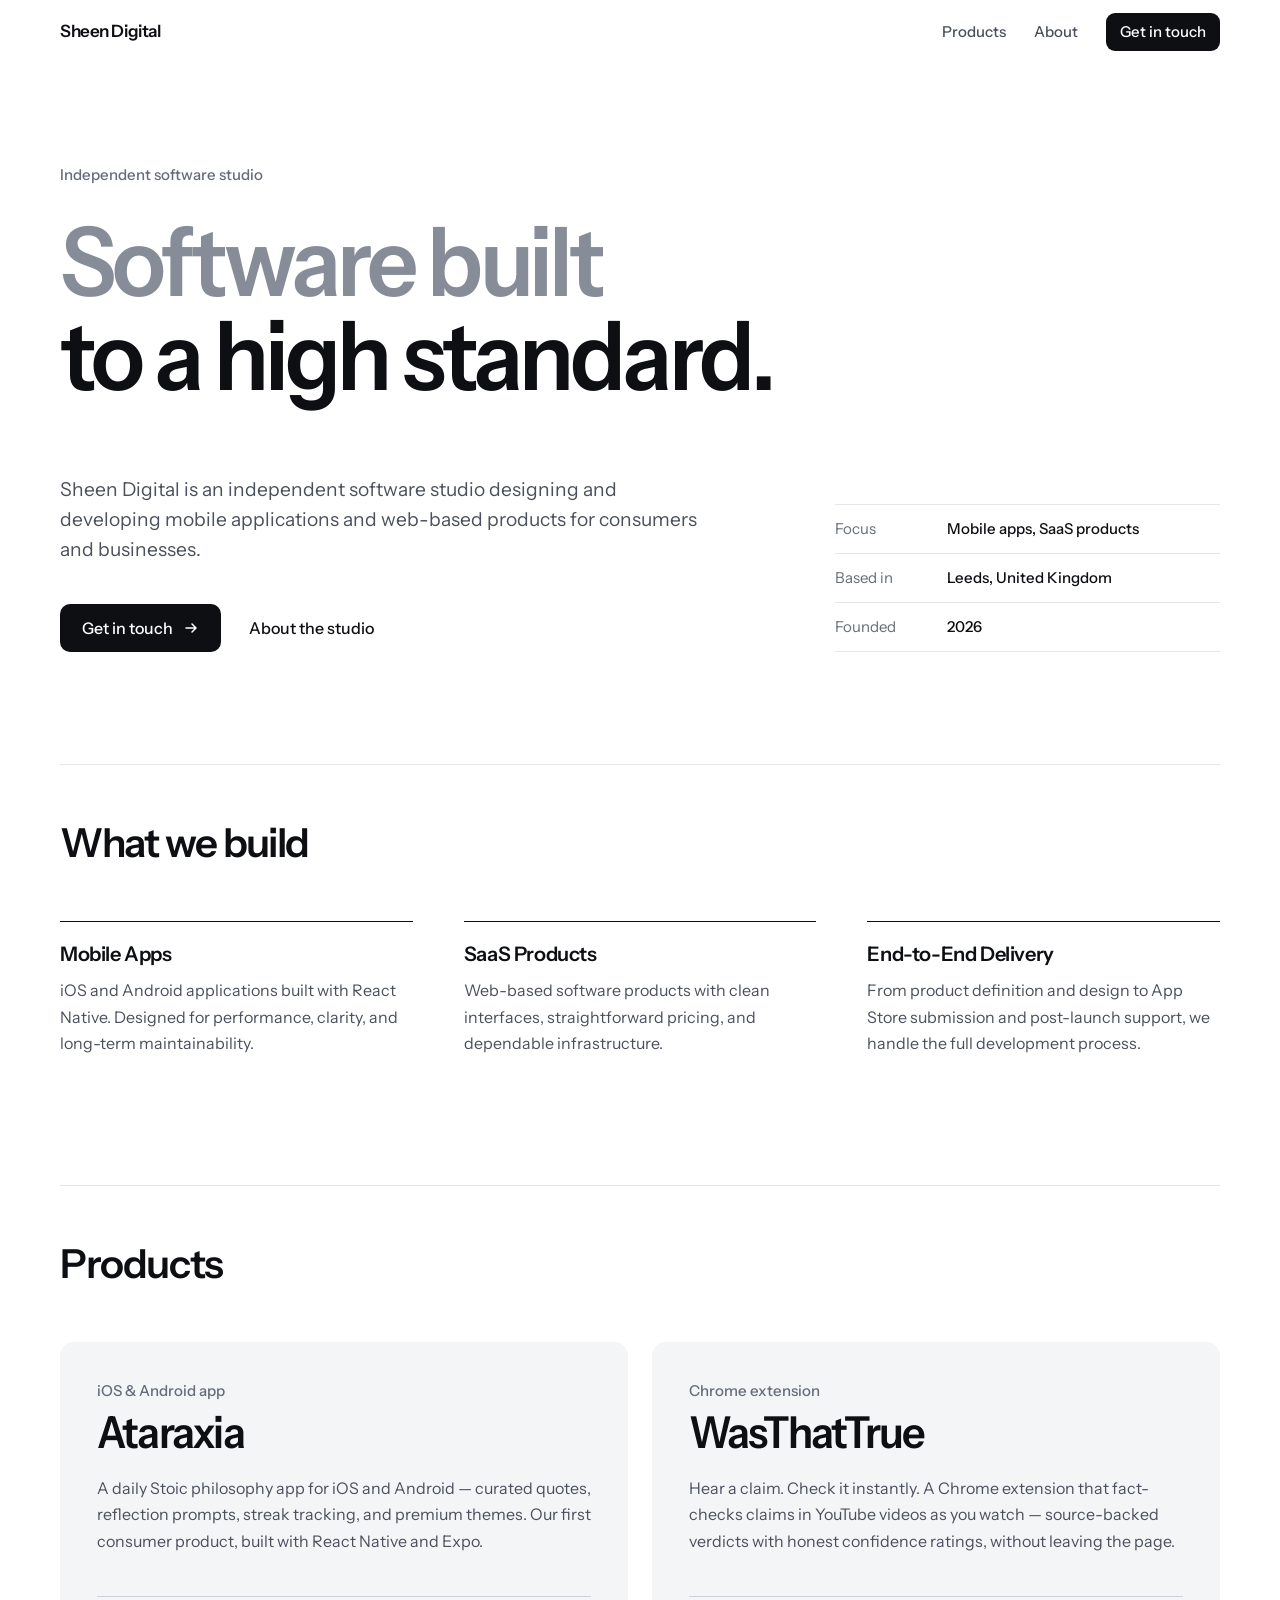
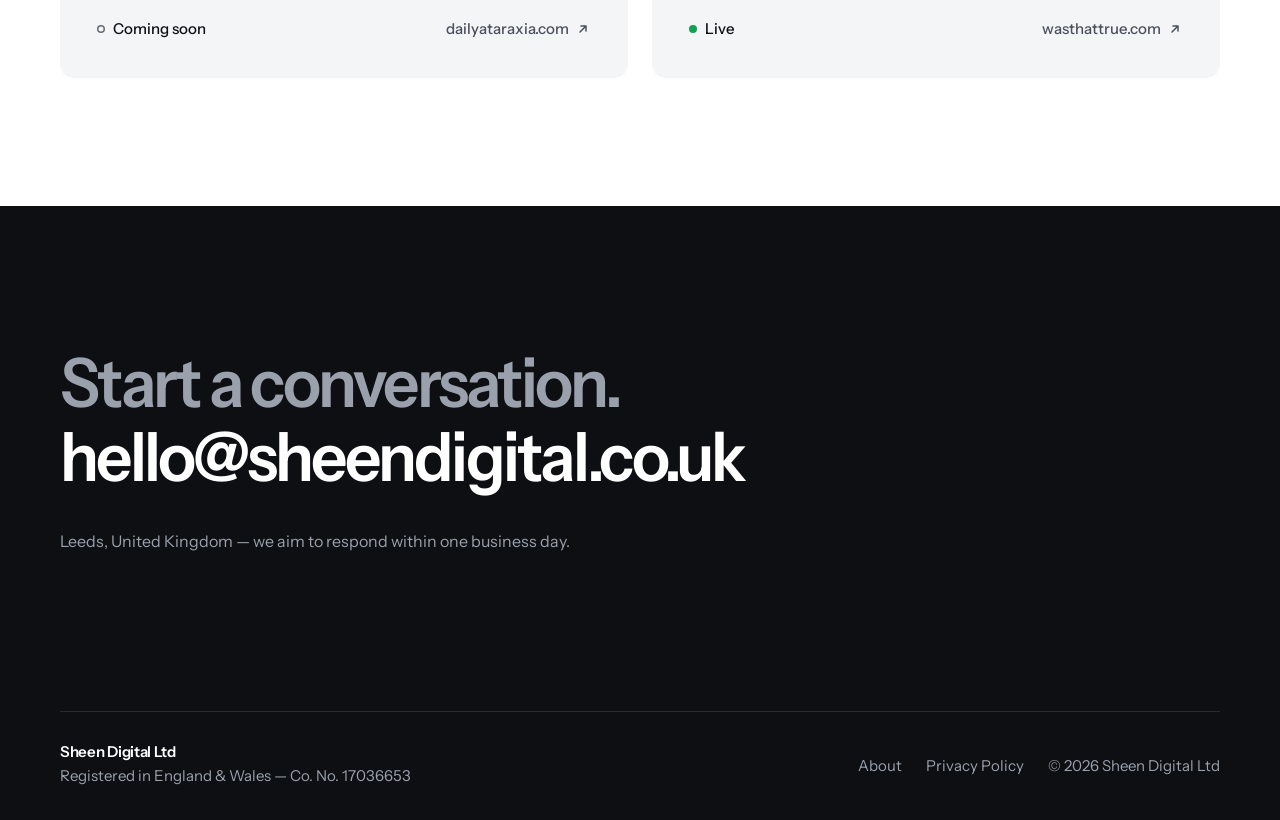
<file: index.html>
<!doctype html>
<html lang="en">
  <head>
    <meta charset="UTF-8" />
    <meta name="viewport" content="width=device-width, initial-scale=1.0" />
    <title>Sheen Digital — Independent Software Studio, Leeds</title>
    <meta
      name="description"
      content="Sheen Digital is an independent software studio in Leeds, UK, designing and developing mobile applications and SaaS products to a high standard."
    />
    <meta name="color-scheme" content="light dark" />
    <meta name="theme-color" content="#ffffff" media="(prefers-color-scheme: light)" />
    <meta name="theme-color" content="#0b0c0e" media="(prefers-color-scheme: dark)" />
    <link
      rel="icon"
      href="data:image/svg+xml,%3Csvg xmlns='http://www.w3.org/2000/svg' viewBox='0 0 64 64'%3E%3Crect width='64' height='64' rx='14' fill='%230d0f12'/%3E%3Ctext x='32' y='46' font-family='Helvetica,Arial,sans-serif' font-weight='700' font-size='40' fill='%23fff' text-anchor='middle'%3ES%3C/text%3E%3C/svg%3E"
    />
    <link rel="preconnect" href="https://fonts.googleapis.com" />
    <link rel="preconnect" href="https://fonts.gstatic.com" crossorigin />
    <link
      href="https://fonts.googleapis.com/css2?family=Instrument+Sans:wdth,wght@75..100,400..700&display=swap"
      rel="stylesheet"
    />
    <link rel="stylesheet" href="styles.css" />
  </head>
  <body>
    <a class="skip-link" href="#main">Skip to content</a>

    <header class="site-head">
      <div class="container head-inner">
        <a class="wordmark" href="./">Sheen Digital</a>
        <nav class="site-nav" aria-label="Primary">
          <a class="nav-optional" href="#products">Products</a>
          <a href="about">About</a>
          <a class="head-cta" href="#contact">Get in touch</a>
        </nav>
      </div>
    </header>

    <main id="main">
      <!-- HERO -->
      <section class="hero">
        <div class="container">
          <p class="eyebrow rise">Independent software studio</p>
          <h1 class="display rise" style="--i: 1">
            <span class="soft">Software built</span> to a high standard.
          </h1>
          <div class="hero-foot">
            <div class="rise" style="--i: 2">
              <p class="lede">
                Sheen Digital is an independent software studio designing and
                developing mobile applications and web-based products for
                consumers and businesses.
              </p>
              <div class="actions">
                <a class="btn" href="#contact"
                  >Get in touch
                  <svg class="arrow" viewBox="0 0 16 16" width="16" height="16" aria-hidden="true">
                    <path d="M3 8h10M9 4l4 4-4 4" fill="none" stroke="currentColor" stroke-width="1.5" stroke-linecap="round" stroke-linejoin="round" />
                  </svg>
                </a>
                <a class="link" href="about">About the studio</a>
              </div>
            </div>
            <dl class="facts rise" style="--i: 3">
              <div>
                <dt>Focus</dt>
                <dd>Mobile apps, SaaS products</dd>
              </div>
              <div>
                <dt>Based in</dt>
                <dd>Leeds, United Kingdom</dd>
              </div>
              <div>
                <dt>Founded</dt>
                <dd>2026</dd>
              </div>
            </dl>
          </div>
        </div>
      </section>

      <!-- SERVICES -->
      <section class="section" id="services">
        <div class="container">
          <div class="section-head">
            <h2 class="section-title">What we build</h2>
          </div>
          <div class="services">
            <div class="service">
              <h3>Mobile Apps</h3>
              <p>
                iOS and Android applications built with React Native. Designed
                for performance, clarity, and long-term maintainability.
              </p>
            </div>
            <div class="service">
              <h3>SaaS Products</h3>
              <p>
                Web-based software products with clean interfaces,
                straightforward pricing, and dependable infrastructure.
              </p>
            </div>
            <div class="service">
              <h3>End-to-End Delivery</h3>
              <p>
                From product definition and design to App Store submission and
                post-launch support, we handle the full development process.
              </p>
            </div>
          </div>
        </div>
      </section>

      <!-- PRODUCTS -->
      <section class="section" id="products">
        <div class="container">
          <div class="section-head">
            <h2 class="section-title">Products</h2>
          </div>
          <div class="products">
            <article class="product">
              <p class="product-kind">iOS &amp; Android app</p>
              <h3 class="product-name">
                <a href="https://www.dailyataraxia.com">Ataraxia</a>
              </h3>
              <div class="product-copy">
                <p>
                  A daily Stoic philosophy app for iOS and Android — curated
                  quotes, reflection prompts, streak tracking, and premium
                  themes. Our first consumer product, built with React Native
                  and Expo.
                </p>
              </div>
              <div class="product-foot">
                <span class="status status--soon">Coming soon</span>
                <span class="product-url"
                  >dailyataraxia.com
                  <svg class="arrow" viewBox="0 0 16 16" width="16" height="16" aria-hidden="true">
                    <path d="M5 11l6-6M6 5h5v5" fill="none" stroke="currentColor" stroke-width="1.5" stroke-linecap="round" stroke-linejoin="round" />
                  </svg>
                </span>
              </div>
            </article>
            <article class="product">
              <p class="product-kind">Chrome extension</p>
              <h3 class="product-name">
                <a href="https://wasthattrue.com">WasThatTrue</a>
              </h3>
              <div class="product-copy">
                <p>
                  Hear a claim. Check it instantly. A Chrome extension that
                  fact-checks claims in YouTube videos as you watch —
                  source-backed verdicts with honest confidence ratings,
                  without leaving the page.
                </p>
              </div>
              <div class="product-foot">
                <span class="status">Live</span>
                <span class="product-url"
                  >wasthattrue.com
                  <svg class="arrow" viewBox="0 0 16 16" width="16" height="16" aria-hidden="true">
                    <path d="M5 11l6-6M6 5h5v5" fill="none" stroke="currentColor" stroke-width="1.5" stroke-linecap="round" stroke-linejoin="round" />
                  </svg>
                </span>
              </div>
            </article>
          </div>
        </div>
      </section>
    </main>

    <!-- CONTACT + FOOTER -->
    <div class="band">
      <section class="contact" id="contact" aria-labelledby="contact-title">
        <div class="container">
          <h2 class="contact-title" id="contact-title">Start a conversation.</h2>
          <a class="mail" href="mailto:hello@sheendigital.co.uk"
            >hello@sheendigital.co.uk</a
          >
          <p class="contact-note">
            Leeds, United Kingdom — we aim to respond within one business day.
          </p>
        </div>
      </section>

      <footer class="site-foot">
        <div class="container">
          <div>
            <p class="foot-name">Sheen Digital Ltd</p>
            <p>Registered in England &amp; Wales — Co. No. 17036653</p>
          </div>
          <nav class="foot-links" aria-label="Footer">
            <a href="about">About</a>
            <a href="privacy-policy">Privacy Policy</a>
            <span>&copy; 2026 Sheen Digital Ltd</span>
          </nav>
        </div>
      </footer>
    </div>

    <script src="site.js"></script>
  </body>
</html>
</file>
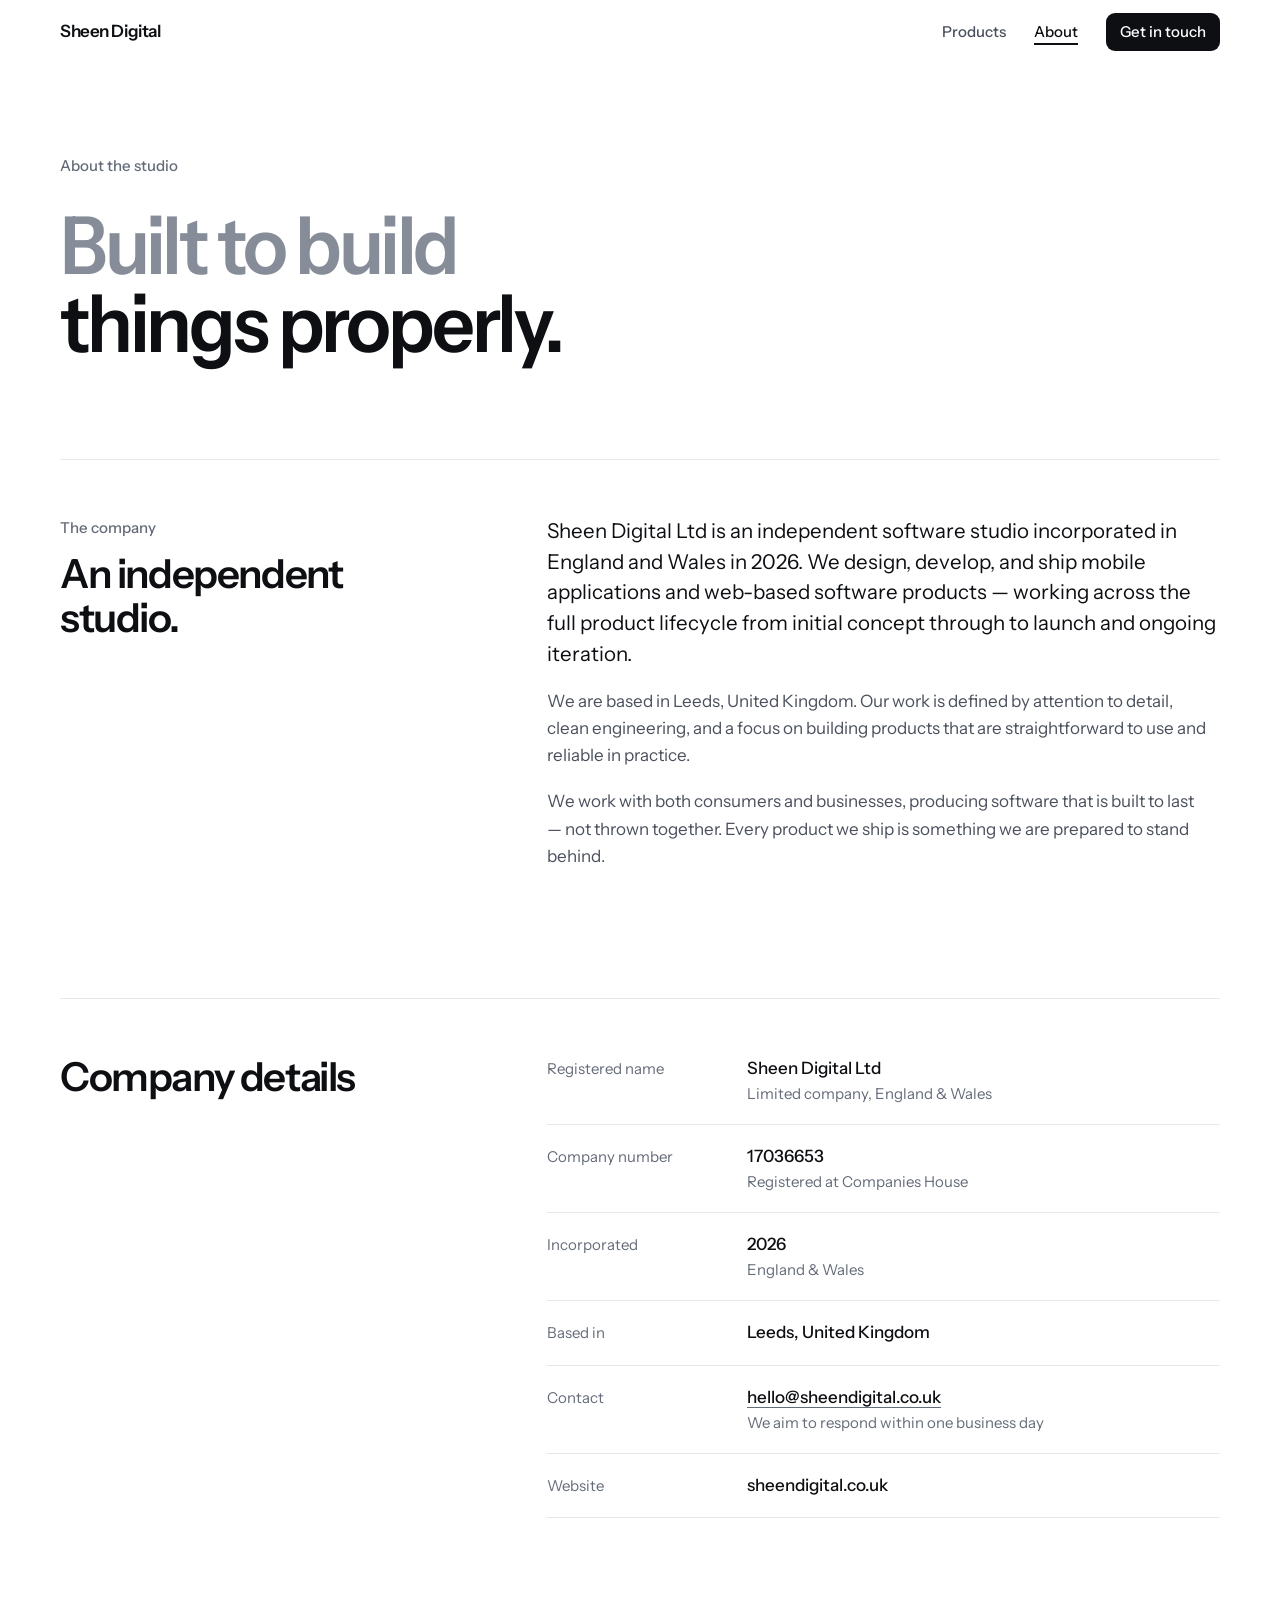
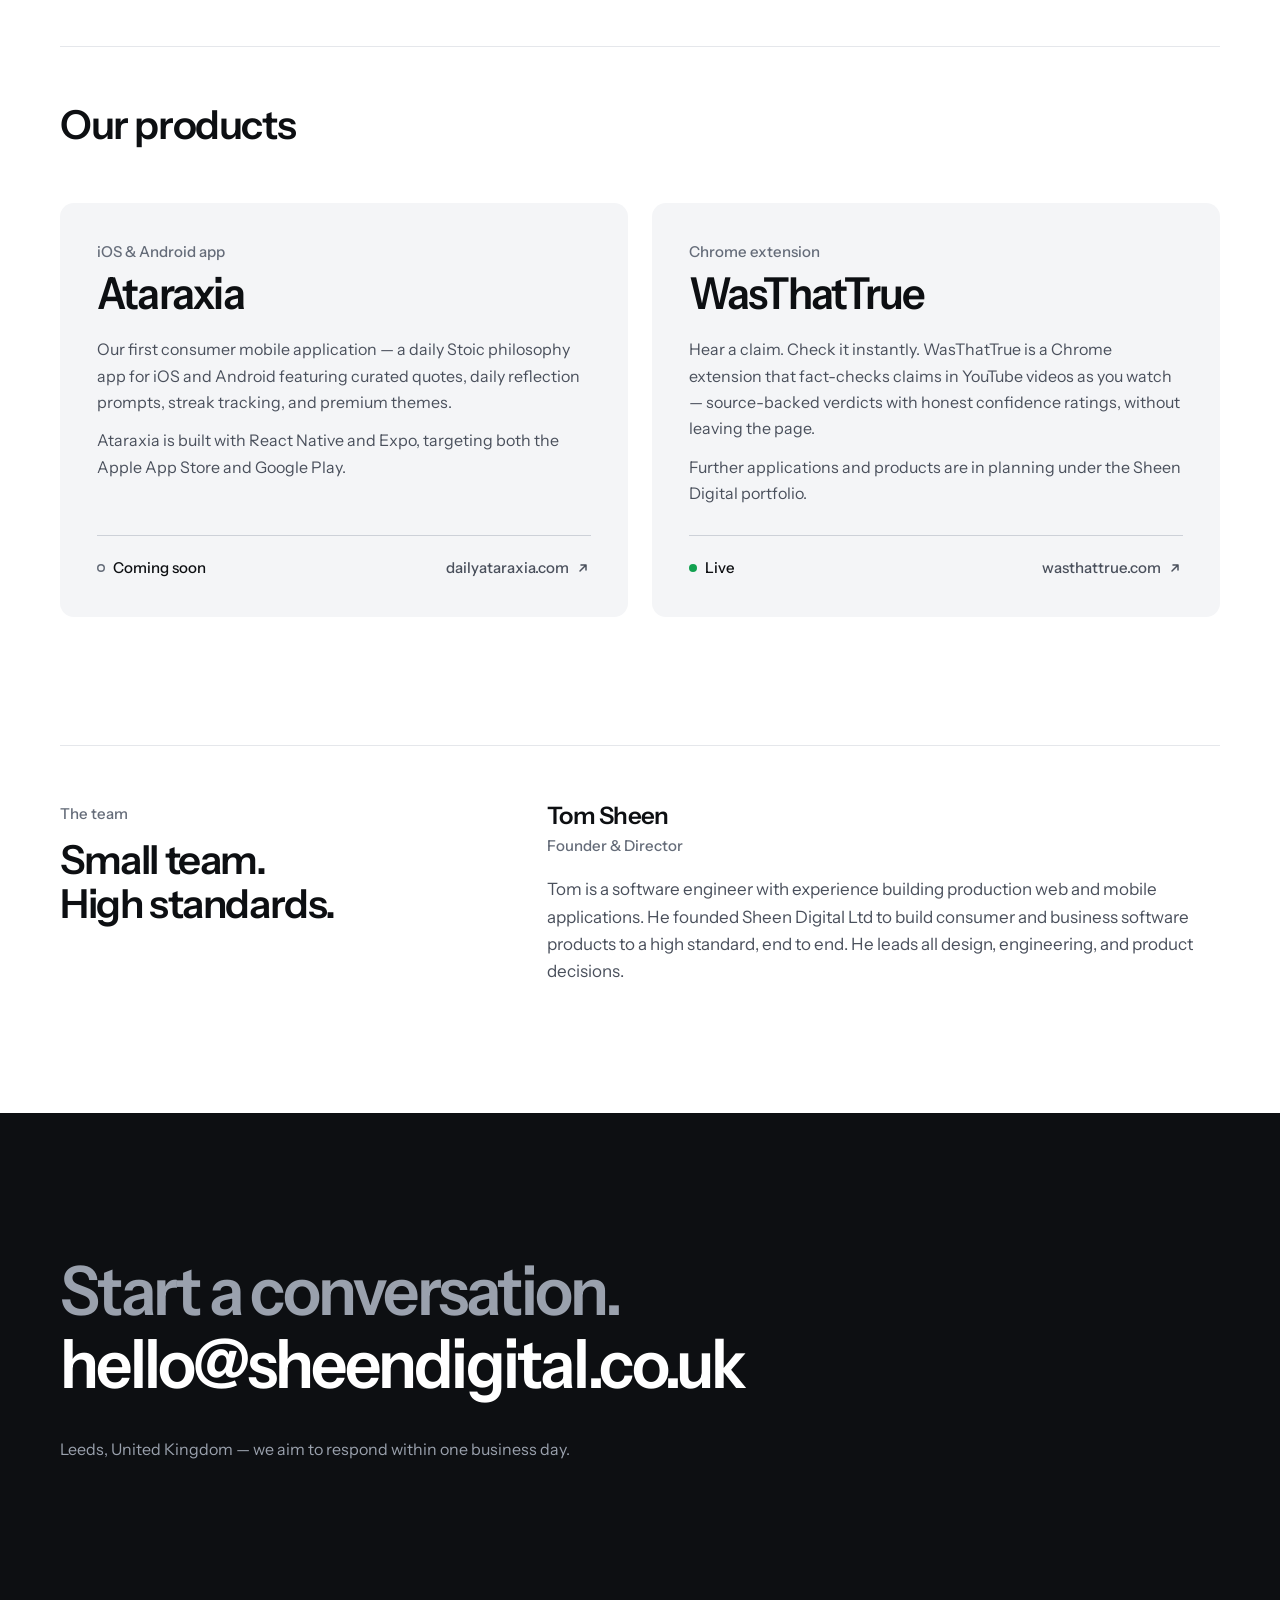
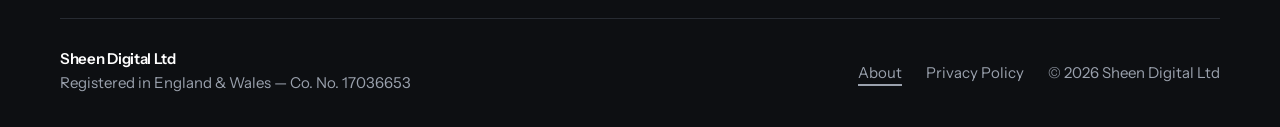
<file: about.html>
<!doctype html>
<html lang="en">
  <head>
    <meta charset="UTF-8" />
    <meta name="viewport" content="width=device-width, initial-scale=1.0" />
    <title>About — Sheen Digital</title>
    <meta
      name="description"
      content="Sheen Digital Ltd is an independent software studio based in Leeds, UK, building mobile apps and SaaS products."
    />
    <meta name="color-scheme" content="light dark" />
    <meta name="theme-color" content="#ffffff" media="(prefers-color-scheme: light)" />
    <meta name="theme-color" content="#0b0c0e" media="(prefers-color-scheme: dark)" />
    <link
      rel="icon"
      href="data:image/svg+xml,%3Csvg xmlns='http://www.w3.org/2000/svg' viewBox='0 0 64 64'%3E%3Crect width='64' height='64' rx='14' fill='%230d0f12'/%3E%3Ctext x='32' y='46' font-family='Helvetica,Arial,sans-serif' font-weight='700' font-size='40' fill='%23fff' text-anchor='middle'%3ES%3C/text%3E%3C/svg%3E"
    />
    <link rel="preconnect" href="https://fonts.googleapis.com" />
    <link rel="preconnect" href="https://fonts.gstatic.com" crossorigin />
    <link
      href="https://fonts.googleapis.com/css2?family=Instrument+Sans:wdth,wght@75..100,400..700&display=swap"
      rel="stylesheet"
    />
    <link rel="stylesheet" href="styles.css" />
  </head>
  <body>
    <a class="skip-link" href="#main">Skip to content</a>

    <header class="site-head">
      <div class="container head-inner">
        <a class="wordmark" href="./">Sheen Digital</a>
        <nav class="site-nav" aria-label="Primary">
          <a class="nav-optional" href="./#products">Products</a>
          <a href="about" aria-current="page">About</a>
          <a class="head-cta" href="#contact">Get in touch</a>
        </nav>
      </div>
    </header>

    <main id="main">
      <!-- PAGE HEAD -->
      <section class="page-head">
        <div class="container">
          <p class="eyebrow rise">About the studio</p>
          <h1 class="display rise" style="--i: 1">
            <span class="soft">Built to build</span> things properly.
          </h1>
        </div>
      </section>

      <!-- THE COMPANY -->
      <section class="section">
        <div class="container">
          <div class="split">
            <div>
              <p class="kicker">The company</p>
              <h2 class="section-title">An independent studio.</h2>
            </div>
            <div class="prose">
              <p>
                Sheen Digital Ltd is an independent software studio
                incorporated in England and Wales in 2026. We design, develop,
                and ship mobile applications and web-based software products —
                working across the full product lifecycle from initial concept
                through to launch and ongoing iteration.
              </p>
              <p>
                We are based in Leeds, United Kingdom. Our work is defined by
                attention to detail, clean engineering, and a focus on
                building products that are straightforward to use and reliable
                in practice.
              </p>
              <p>
                We work with both consumers and businesses, producing software
                that is built to last — not thrown together. Every product we
                ship is something we are prepared to stand behind.
              </p>
            </div>
          </div>
        </div>
      </section>

      <!-- COMPANY DETAILS -->
      <section class="section">
        <div class="container">
          <div class="split">
            <h2 class="section-title">Company details</h2>
            <dl class="details">
              <div>
                <dt>Registered name</dt>
                <dd>
                  <p class="value">Sheen Digital Ltd</p>
                  <p class="sub">Limited company, England &amp; Wales</p>
                </dd>
              </div>
              <div>
                <dt>Company number</dt>
                <dd>
                  <p class="value">17036653</p>
                  <p class="sub">Registered at Companies House</p>
                </dd>
              </div>
              <div>
                <dt>Incorporated</dt>
                <dd>
                  <p class="value">2026</p>
                  <p class="sub">England &amp; Wales</p>
                </dd>
              </div>
              <div>
                <dt>Based in</dt>
                <dd>
                  <p class="value">Leeds, United Kingdom</p>
                </dd>
              </div>
              <div>
                <dt>Contact</dt>
                <dd>
                  <p class="value">
                    <a href="mailto:hello@sheendigital.co.uk"
                      >hello@sheendigital.co.uk</a
                    >
                  </p>
                  <p class="sub">We aim to respond within one business day</p>
                </dd>
              </div>
              <div>
                <dt>Website</dt>
                <dd>
                  <p class="value">sheendigital.co.uk</p>
                </dd>
              </div>
            </dl>
          </div>
        </div>
      </section>

      <!-- PRODUCTS -->
      <section class="section" id="products">
        <div class="container">
          <div class="section-head">
            <h2 class="section-title">Our products</h2>
          </div>
          <div class="products">
            <article class="product">
              <p class="product-kind">iOS &amp; Android app</p>
              <h3 class="product-name">
                <a href="https://www.dailyataraxia.com">Ataraxia</a>
              </h3>
              <div class="product-copy">
                <p>
                  Our first consumer mobile application — a daily Stoic
                  philosophy app for iOS and Android featuring curated quotes,
                  daily reflection prompts, streak tracking, and premium
                  themes.
                </p>
                <p>
                  Ataraxia is built with React Native and Expo, targeting both
                  the Apple App Store and Google Play.
                </p>
              </div>
              <div class="product-foot">
                <span class="status status--soon">Coming soon</span>
                <span class="product-url"
                  >dailyataraxia.com
                  <svg class="arrow" viewBox="0 0 16 16" width="16" height="16" aria-hidden="true">
                    <path d="M5 11l6-6M6 5h5v5" fill="none" stroke="currentColor" stroke-width="1.5" stroke-linecap="round" stroke-linejoin="round" />
                  </svg>
                </span>
              </div>
            </article>
            <article class="product">
              <p class="product-kind">Chrome extension</p>
              <h3 class="product-name">
                <a href="https://wasthattrue.com">WasThatTrue</a>
              </h3>
              <div class="product-copy">
                <p>
                  Hear a claim. Check it instantly. WasThatTrue is a Chrome
                  extension that fact-checks claims in YouTube videos as you
                  watch — source-backed verdicts with honest confidence
                  ratings, without leaving the page.
                </p>
                <p>
                  Further applications and products are in planning under the
                  Sheen Digital portfolio.
                </p>
              </div>
              <div class="product-foot">
                <span class="status">Live</span>
                <span class="product-url"
                  >wasthattrue.com
                  <svg class="arrow" viewBox="0 0 16 16" width="16" height="16" aria-hidden="true">
                    <path d="M5 11l6-6M6 5h5v5" fill="none" stroke="currentColor" stroke-width="1.5" stroke-linecap="round" stroke-linejoin="round" />
                  </svg>
                </span>
              </div>
            </article>
          </div>
        </div>
      </section>

      <!-- TEAM -->
      <section class="section">
        <div class="container">
          <div class="split">
            <div>
              <p class="kicker">The team</p>
              <h2 class="section-title">Small team.<br />High standards.</h2>
            </div>
            <div class="person">
              <p class="name">Tom Sheen</p>
              <p class="role">Founder &amp; Director</p>
              <p class="bio">
                Tom is a software engineer with experience building production
                web and mobile applications. He founded Sheen Digital Ltd to
                build consumer and business software products to a high
                standard, end to end. He leads all design, engineering, and
                product decisions.
              </p>
            </div>
          </div>
        </div>
      </section>
    </main>

    <!-- CONTACT + FOOTER -->
    <div class="band">
      <section class="contact" id="contact" aria-labelledby="contact-title">
        <div class="container">
          <h2 class="contact-title" id="contact-title">Start a conversation.</h2>
          <a class="mail" href="mailto:hello@sheendigital.co.uk"
            >hello@sheendigital.co.uk</a
          >
          <p class="contact-note">
            Leeds, United Kingdom — we aim to respond within one business day.
          </p>
        </div>
      </section>

      <footer class="site-foot">
        <div class="container">
          <div>
            <p class="foot-name">Sheen Digital Ltd</p>
            <p>Registered in England &amp; Wales — Co. No. 17036653</p>
          </div>
          <nav class="foot-links" aria-label="Footer">
            <a href="about" aria-current="page">About</a>
            <a href="privacy-policy">Privacy Policy</a>
            <span>&copy; 2026 Sheen Digital Ltd</span>
          </nav>
        </div>
      </footer>
    </div>

    <script src="site.js"></script>
  </body>
</html>
</file>
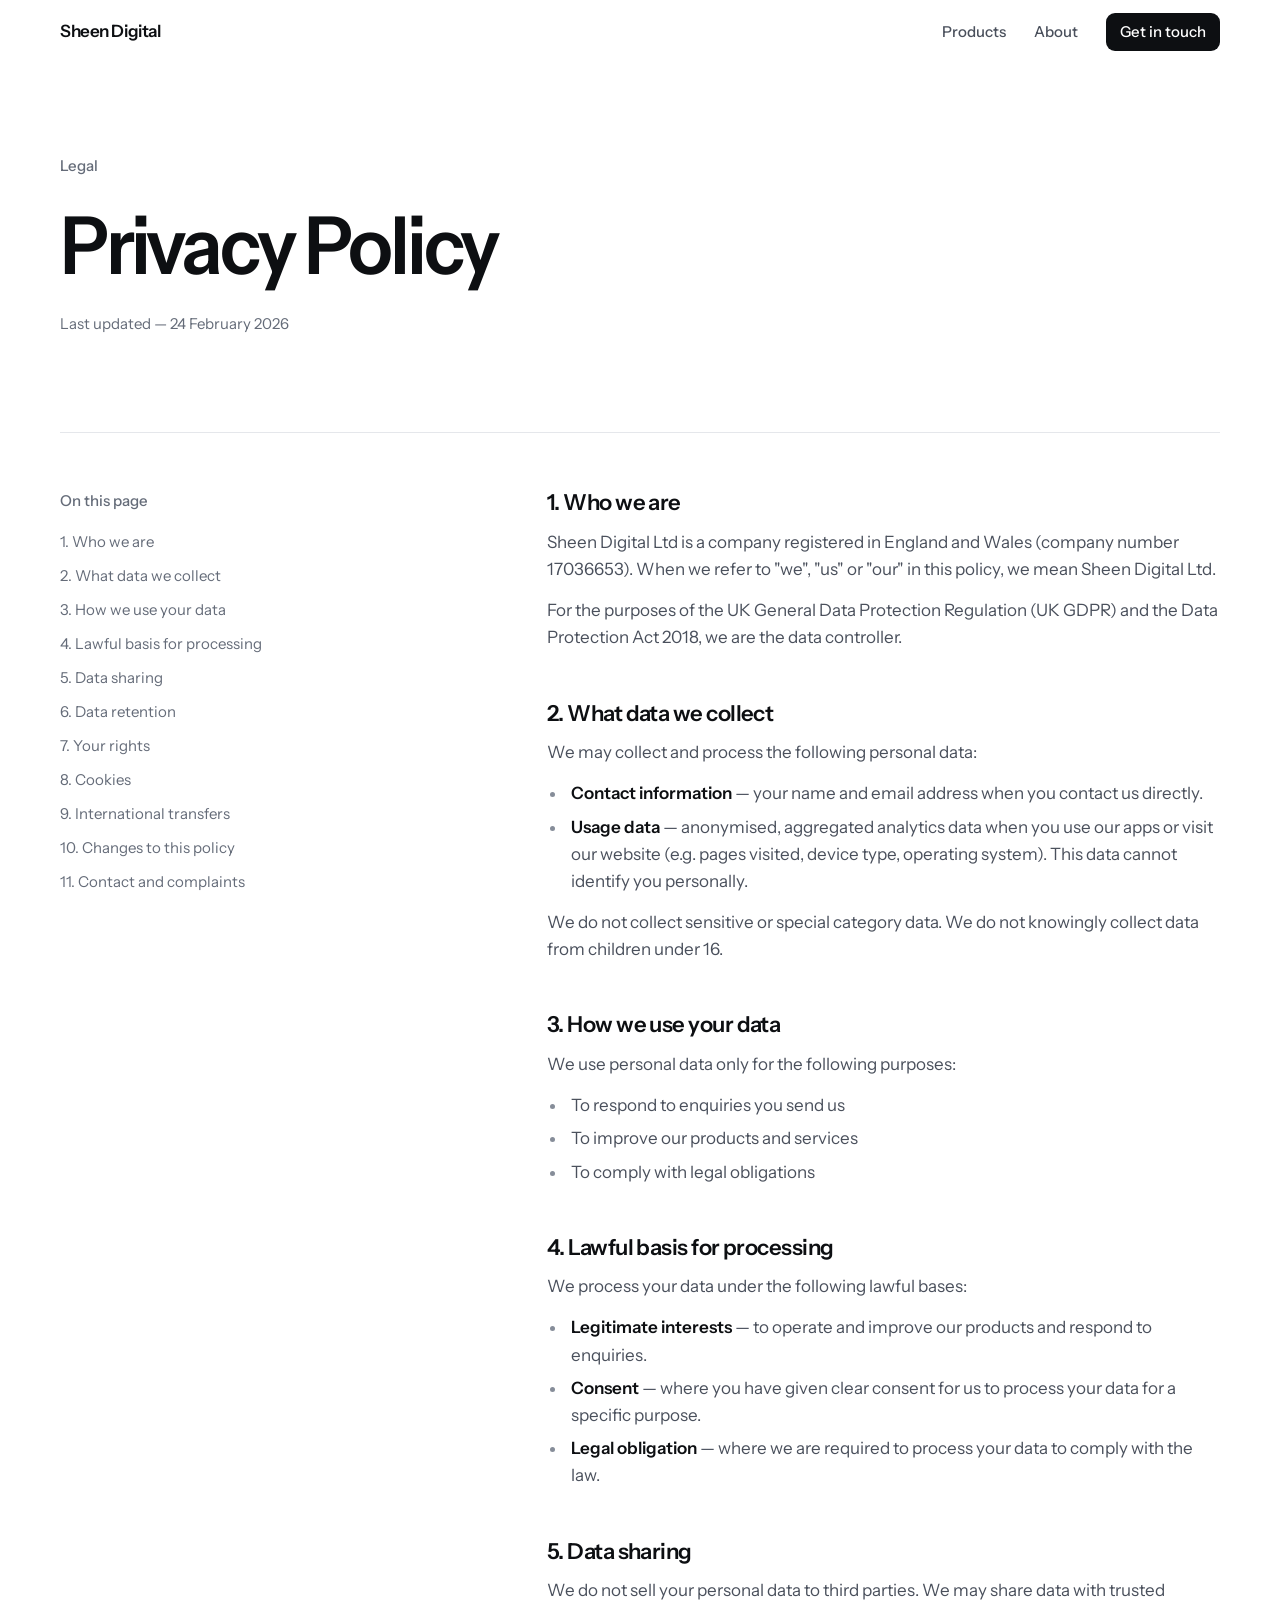
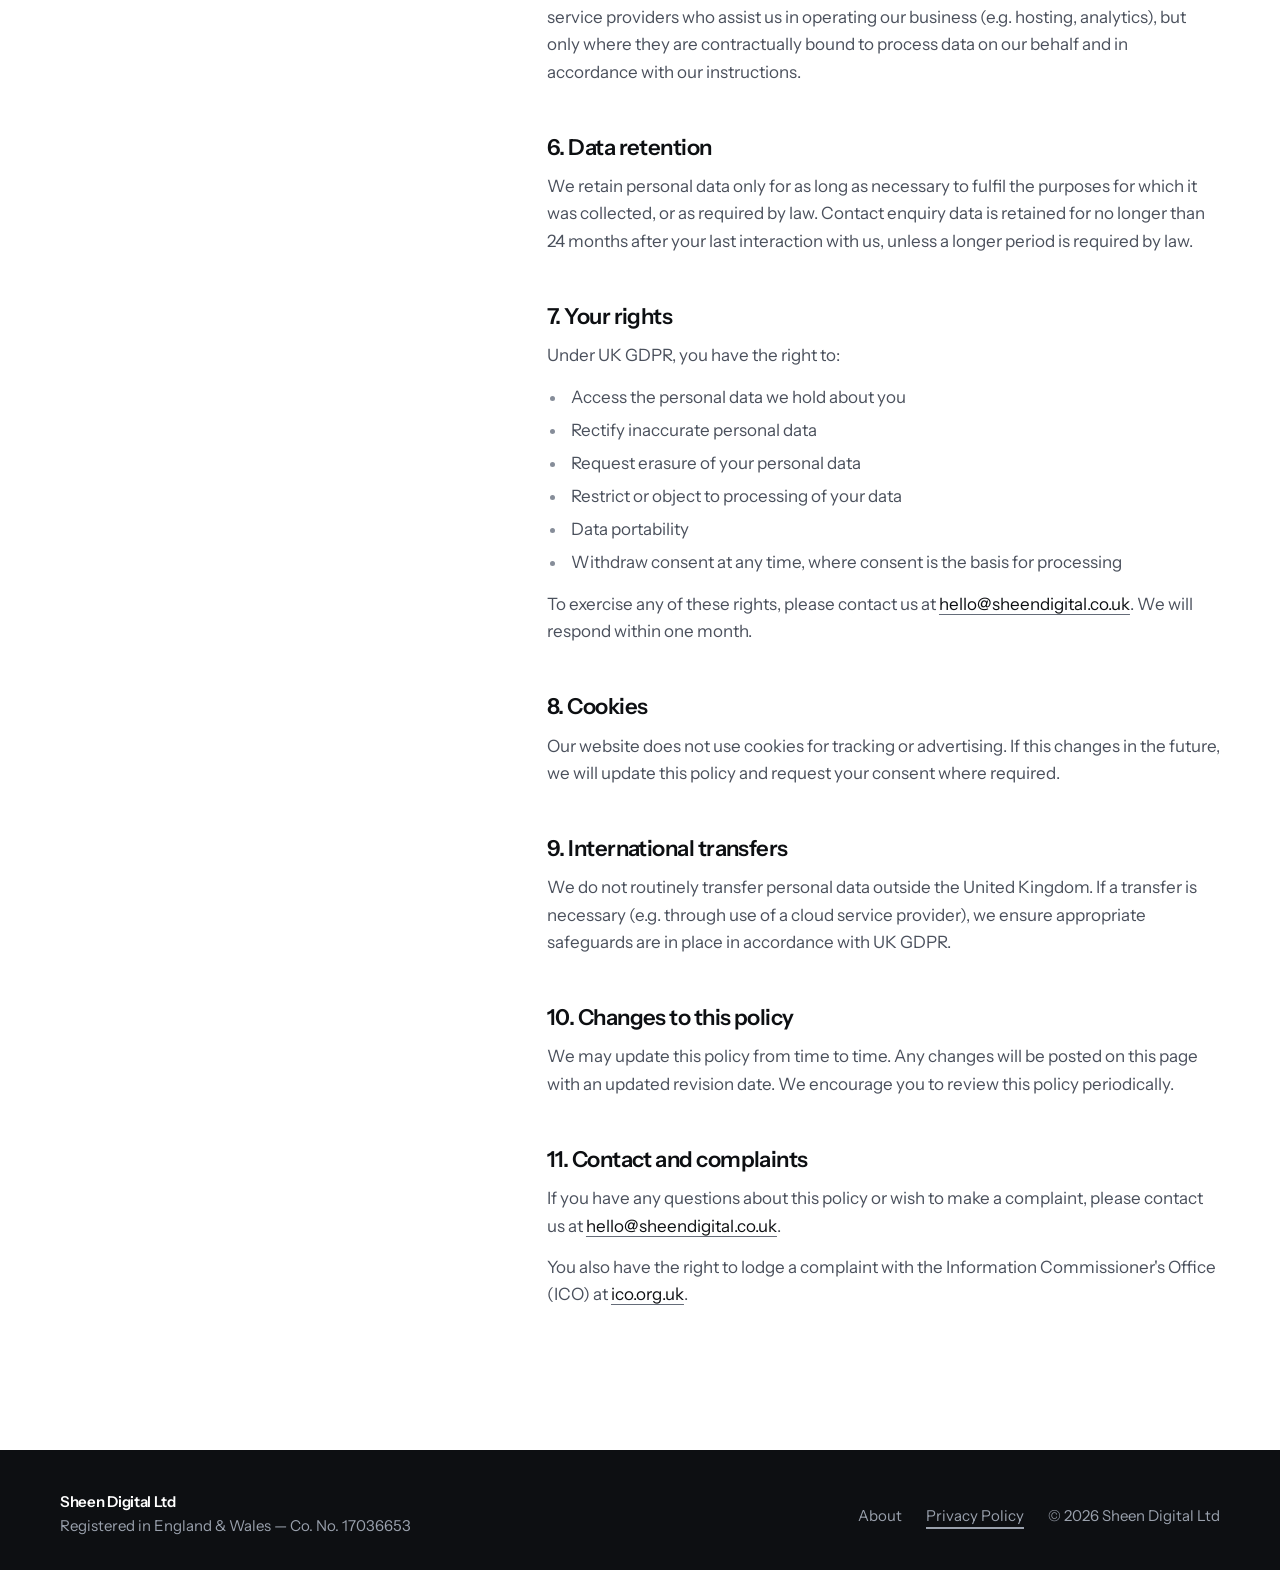
<file: privacy-policy.html>
<!doctype html>
<html lang="en">
  <head>
    <meta charset="UTF-8" />
    <meta name="viewport" content="width=device-width, initial-scale=1.0" />
    <title>Privacy Policy — Sheen Digital</title>
    <meta
      name="description"
      content="Privacy policy for Sheen Digital Ltd, a software studio registered in England and Wales."
    />
    <meta name="color-scheme" content="light dark" />
    <meta name="theme-color" content="#ffffff" media="(prefers-color-scheme: light)" />
    <meta name="theme-color" content="#0b0c0e" media="(prefers-color-scheme: dark)" />
    <link
      rel="icon"
      href="data:image/svg+xml,%3Csvg xmlns='http://www.w3.org/2000/svg' viewBox='0 0 64 64'%3E%3Crect width='64' height='64' rx='14' fill='%230d0f12'/%3E%3Ctext x='32' y='46' font-family='Helvetica,Arial,sans-serif' font-weight='700' font-size='40' fill='%23fff' text-anchor='middle'%3ES%3C/text%3E%3C/svg%3E"
    />
    <link rel="preconnect" href="https://fonts.googleapis.com" />
    <link rel="preconnect" href="https://fonts.gstatic.com" crossorigin />
    <link
      href="https://fonts.googleapis.com/css2?family=Instrument+Sans:wdth,wght@75..100,400..700&display=swap"
      rel="stylesheet"
    />
    <link rel="stylesheet" href="styles.css" />
  </head>
  <body>
    <a class="skip-link" href="#main">Skip to content</a>

    <header class="site-head">
      <div class="container head-inner">
        <a class="wordmark" href="./">Sheen Digital</a>
        <nav class="site-nav" aria-label="Primary">
          <a class="nav-optional" href="./#products">Products</a>
          <a href="about">About</a>
          <a class="head-cta" href="./#contact">Get in touch</a>
        </nav>
      </div>
    </header>

    <main id="main">
      <section class="page-head">
        <div class="container">
          <p class="eyebrow rise">Legal</p>
          <h1 class="display rise" style="--i: 1">Privacy Policy</h1>
          <p class="updated rise" style="--i: 2">Last updated — 24 February 2026</p>
        </div>
      </section>

      <section class="section">
        <div class="container">
          <div class="split">
            <nav class="toc" aria-labelledby="toc-title">
              <p class="kicker" id="toc-title">On this page</p>
              <ol>
                <li><a href="#who-we-are">1. Who we are</a></li>
                <li><a href="#data-we-collect">2. What data we collect</a></li>
                <li><a href="#how-we-use-data">3. How we use your data</a></li>
                <li><a href="#lawful-basis">4. Lawful basis for processing</a></li>
                <li><a href="#data-sharing">5. Data sharing</a></li>
                <li><a href="#data-retention">6. Data retention</a></li>
                <li><a href="#your-rights">7. Your rights</a></li>
                <li><a href="#cookies">8. Cookies</a></li>
                <li><a href="#international-transfers">9. International transfers</a></li>
                <li><a href="#changes">10. Changes to this policy</a></li>
                <li><a href="#contact-complaints">11. Contact and complaints</a></li>
              </ol>
            </nav>

            <div class="legal">
              <h2 id="who-we-are">1. Who we are</h2>
              <p>
                Sheen Digital Ltd is a company registered in England and Wales
                (company number 17036653). When we refer to "we", "us" or
                "our" in this policy, we mean Sheen Digital Ltd.
              </p>
              <p>
                For the purposes of the UK General Data Protection Regulation
                (UK GDPR) and the Data Protection Act 2018, we are the data
                controller.
              </p>

              <h2 id="data-we-collect">2. What data we collect</h2>
              <p>We may collect and process the following personal data:</p>
              <ul>
                <li>
                  <strong>Contact information</strong> — your name and email
                  address when you contact us directly.
                </li>
                <li>
                  <strong>Usage data</strong> — anonymised, aggregated
                  analytics data when you use our apps or visit our website
                  (e.g. pages visited, device type, operating system). This
                  data cannot identify you personally.
                </li>
              </ul>
              <p>
                We do not collect sensitive or special category data. We do
                not knowingly collect data from children under 16.
              </p>

              <h2 id="how-we-use-data">3. How we use your data</h2>
              <p>We use personal data only for the following purposes:</p>
              <ul>
                <li>To respond to enquiries you send us</li>
                <li>To improve our products and services</li>
                <li>To comply with legal obligations</li>
              </ul>

              <h2 id="lawful-basis">4. Lawful basis for processing</h2>
              <p>We process your data under the following lawful bases:</p>
              <ul>
                <li>
                  <strong>Legitimate interests</strong> — to operate and
                  improve our products and respond to enquiries.
                </li>
                <li>
                  <strong>Consent</strong> — where you have given clear
                  consent for us to process your data for a specific purpose.
                </li>
                <li>
                  <strong>Legal obligation</strong> — where we are required to
                  process your data to comply with the law.
                </li>
              </ul>

              <h2 id="data-sharing">5. Data sharing</h2>
              <p>
                We do not sell your personal data to third parties. We may
                share data with trusted service providers who assist us in
                operating our business (e.g. hosting, analytics), but only
                where they are contractually bound to process data on our
                behalf and in accordance with our instructions.
              </p>

              <h2 id="data-retention">6. Data retention</h2>
              <p>
                We retain personal data only for as long as necessary to
                fulfil the purposes for which it was collected, or as required
                by law. Contact enquiry data is retained for no longer than 24
                months after your last interaction with us, unless a longer
                period is required by law.
              </p>

              <h2 id="your-rights">7. Your rights</h2>
              <p>Under UK GDPR, you have the right to:</p>
              <ul>
                <li>Access the personal data we hold about you</li>
                <li>Rectify inaccurate personal data</li>
                <li>Request erasure of your personal data</li>
                <li>Restrict or object to processing of your data</li>
                <li>Data portability</li>
                <li>
                  Withdraw consent at any time, where consent is the basis for
                  processing
                </li>
              </ul>
              <p>
                To exercise any of these rights, please contact us at
                <a href="mailto:hello@sheendigital.co.uk"
                  >hello@sheendigital.co.uk</a
                >. We will respond within one month.
              </p>

              <h2 id="cookies">8. Cookies</h2>
              <p>
                Our website does not use cookies for tracking or advertising.
                If this changes in the future, we will update this policy and
                request your consent where required.
              </p>

              <h2 id="international-transfers">9. International transfers</h2>
              <p>
                We do not routinely transfer personal data outside the United
                Kingdom. If a transfer is necessary (e.g. through use of a
                cloud service provider), we ensure appropriate safeguards are
                in place in accordance with UK GDPR.
              </p>

              <h2 id="changes">10. Changes to this policy</h2>
              <p>
                We may update this policy from time to time. Any changes will
                be posted on this page with an updated revision date. We
                encourage you to review this policy periodically.
              </p>

              <h2 id="contact-complaints">11. Contact and complaints</h2>
              <p>
                If you have any questions about this policy or wish to make a
                complaint, please contact us at
                <a href="mailto:hello@sheendigital.co.uk"
                  >hello@sheendigital.co.uk</a
                >.
              </p>
              <p>
                You also have the right to lodge a complaint with the
                Information Commissioner's Office (ICO) at
                <a href="https://ico.org.uk">ico.org.uk</a>.
              </p>
            </div>
          </div>
        </div>
      </section>
    </main>

    <!-- FOOTER -->
    <div class="band">
      <footer class="site-foot site-foot--solo">
        <div class="container">
          <div>
            <p class="foot-name">Sheen Digital Ltd</p>
            <p>Registered in England &amp; Wales — Co. No. 17036653</p>
          </div>
          <nav class="foot-links" aria-label="Footer">
            <a href="about">About</a>
            <a href="privacy-policy" aria-current="page">Privacy Policy</a>
            <span>&copy; 2026 Sheen Digital Ltd</span>
          </nav>
        </div>
      </footer>
    </div>

    <script src="site.js"></script>
  </body>
</html>
</file>
<file: styles.css>
/* ─────────────────────────────────────────────
   Sheen Digital — shared stylesheet
   White paper, near-black ink, one cobalt accent.
   Light by default; dark follows the system.
   ───────────────────────────────────────────── */

:root {
  color-scheme: light dark;

  --bg: #ffffff;
  --surface: #f4f5f7;
  --ink: #0d0f12;
  --ink-2: #4a505c;
  --ink-3: #656c79;
  --ink-soft: #868d99; /* display-size text only: 3:1, not body-safe */
  --line: #e5e7eb;
  --line-strong: #cdd1d8;
  --accent: #1a4dff;
  --live: #12a150;

  /* Closing contact + footer block */
  --band-bg: #0d0f12;
  --band-ink: #ffffff;
  --band-ink-2: #9aa1ad;
  --band-line: #272b32;
  --band-accent: #8ea7ff;

  --font: "Instrument Sans", "Helvetica Neue", Helvetica, Arial, sans-serif;
  --ease: cubic-bezier(0.2, 0.8, 0.2, 1);
  --container: 1160px;
  --gutter: clamp(20px, 5vw, 40px);
  --head-h: 64px;
  --radius: 14px;
  --section-gap: clamp(72px, 10vw, 128px);
}

@media (prefers-color-scheme: dark) {
  :root {
    --bg: #0b0c0e;
    --surface: #131518;
    --ink: #f2f3f5;
    --ink-2: #b1b6c0;
    --ink-3: #8b919d;
    --ink-soft: #6f7580;
    --line: #202328;
    --line-strong: #343840;
    --accent: #8ea7ff;
    --live: #3ecf7a;

    --band-bg: #131518;
    --band-ink: #f2f3f5;
    --band-ink-2: #8b919d;
    --band-line: #262a31;
  }
}

*,
*::before,
*::after {
  box-sizing: border-box;
  margin: 0;
  padding: 0;
}

html {
  scroll-padding-top: calc(var(--head-h) + 24px);
  -webkit-text-size-adjust: 100%;
}

body {
  font-family: var(--font);
  font-size: 1.0625rem;
  line-height: 1.6;
  background: var(--bg);
  color: var(--ink);
  -webkit-font-smoothing: antialiased;
  text-rendering: optimizeLegibility;
}

::selection {
  background: var(--ink);
  color: var(--bg);
}

a {
  color: inherit;
}

:focus-visible {
  outline: 2px solid var(--accent);
  outline-offset: 3px;
  border-radius: 4px;
}

.skip-link {
  position: absolute;
  top: 12px;
  left: 12px;
  z-index: 200;
  padding: 10px 16px;
  border-radius: 8px;
  background: var(--ink);
  color: var(--bg);
  font-size: 0.9375rem;
  font-weight: 500;
  text-decoration: none;
  transform: translateY(-200%);
}

.skip-link:focus {
  transform: none;
}

/* ── Layout ── */
.container {
  width: 100%;
  max-width: calc(var(--container) + var(--gutter) * 2);
  margin: 0 auto;
  padding: 0 var(--gutter);
}

.section {
  padding-bottom: var(--section-gap);
}

/* Each section opens on a container-width hairline */
.section > .container::before {
  content: "";
  display: block;
  border-top: 1px solid var(--line);
  margin-bottom: clamp(36px, 5vw, 56px);
}

.section-title {
  font-size: clamp(1.75rem, 3.2vw, 2.5rem);
  font-weight: 600;
  line-height: 1.1;
  letter-spacing: -0.035em;
  text-wrap: balance;
}

.section-head {
  margin-bottom: clamp(32px, 5vw, 56px);
}

.kicker,
.eyebrow,
.product-kind,
.person .role {
  font-size: 0.9375rem;
  font-weight: 500;
  color: var(--ink-3);
}

.kicker {
  margin-bottom: 12px;
}

/* ── Header ── */
.site-head {
  position: fixed;
  inset: 0 0 auto;
  z-index: 100;
  background: color-mix(in srgb, var(--bg) 92%, transparent);
  -webkit-backdrop-filter: blur(16px);
  backdrop-filter: blur(16px);
  border-bottom: 1px solid transparent;
  transition: border-color 0.3s var(--ease);
}

.site-head.is-scrolled {
  border-bottom-color: var(--line);
}

.head-inner {
  display: flex;
  align-items: center;
  justify-content: space-between;
  gap: 16px;
  height: var(--head-h);
}

.wordmark {
  display: inline-flex;
  align-items: center;
  min-height: 44px;
  font-size: 1.0625rem;
  font-weight: 600;
  letter-spacing: -0.025em;
  text-decoration: none;
  white-space: nowrap;
}

.site-nav {
  display: flex;
  align-items: center;
  gap: clamp(14px, 2.6vw, 28px);
}

.site-nav a {
  display: inline-flex;
  align-items: center;
  min-height: 44px;
  font-size: 0.9375rem;
  font-weight: 500;
  color: var(--ink-2);
  text-decoration: none;
  white-space: nowrap;
  transition: color 0.2s;
}

.site-nav a:hover,
.site-nav a[aria-current="page"] {
  color: var(--ink);
}

.site-nav a[aria-current="page"],
.foot-links a[aria-current="page"] {
  text-decoration: underline;
  text-decoration-thickness: 1.5px;
  text-underline-offset: 6px;
}

.site-nav a.head-cta {
  position: relative;
  min-height: 38px;
  padding: 0 14px;
  border-radius: 9px;
  background: var(--ink);
  color: var(--bg);
  transition: background 0.2s;
}

/* Extends the tap target to 44px without thickening the button */
.site-nav a.head-cta::after {
  content: "";
  position: absolute;
  inset: -3px 0;
}

.site-nav a.head-cta:hover {
  background: color-mix(in srgb, var(--ink) 84%, var(--bg));
  color: var(--bg);
}

/* ── Display type ── */
.display {
  font-size: clamp(2.5rem, 1rem + 6.4vw, 6rem);
  font-weight: 600;
  font-stretch: 94%;
  line-height: 0.98;
  letter-spacing: -0.04em;
  text-wrap: balance;
}

.display .soft {
  display: block;
  color: var(--ink-soft);
}

/* ── Hero ── */
.hero {
  padding-top: calc(var(--head-h) + clamp(56px, 11vh, 128px));
  padding-bottom: clamp(64px, 9vw, 112px);
}

.eyebrow {
  margin-bottom: clamp(20px, 3vw, 28px);
}

.hero-foot {
  display: grid;
  grid-template-columns: minmax(0, 7fr) minmax(0, 4fr);
  gap: clamp(32px, 8vw, 112px);
  align-items: end;
  margin-top: clamp(36px, 6vw, 72px);
}

.lede {
  font-size: clamp(1.0625rem, 1.5vw, 1.25rem);
  line-height: 1.55;
  color: var(--ink-2);
  max-width: 34em;
}

.actions {
  display: flex;
  align-items: center;
  flex-wrap: wrap;
  gap: 12px 28px;
  margin-top: clamp(28px, 4vw, 40px);
}

.facts {
  font-size: 0.9375rem;
  border-top: 1px solid var(--line);
}

.facts > div {
  display: grid;
  grid-template-columns: 6rem 1fr;
  gap: 16px;
  padding: 12px 0;
  border-bottom: 1px solid var(--line);
}

.facts dt {
  color: var(--ink-3);
}

.facts dd {
  font-weight: 500;
}

/* ── Buttons & links ── */
.btn {
  display: inline-flex;
  align-items: center;
  gap: 10px;
  min-height: 48px;
  padding: 0 22px;
  border-radius: 10px;
  background: var(--ink);
  color: var(--bg);
  font-size: 1rem;
  font-weight: 500;
  text-decoration: none;
  transition: background 0.2s;
}

.btn:hover {
  background: color-mix(in srgb, var(--ink) 84%, var(--bg));
}

.link {
  display: inline-flex;
  align-items: center;
  gap: 8px;
  min-height: 44px;
  font-size: 1rem;
  font-weight: 500;
  text-decoration: underline;
  text-decoration-color: transparent;
  text-underline-offset: 5px;
  transition: text-decoration-color 0.2s;
}

.link:hover {
  text-decoration-color: currentColor;
}

.arrow {
  flex-shrink: 0;
  transition: transform 0.3s var(--ease);
}

.btn:hover .arrow,
.link:hover .arrow {
  transform: translateX(3px);
}

/* ── Services ── */
.services {
  display: grid;
  grid-template-columns: repeat(3, minmax(0, 1fr));
  gap: 40px clamp(24px, 4vw, 56px);
}

.service {
  border-top: 1px solid var(--ink);
  padding-top: 20px;
}

.service h3 {
  font-size: 1.25rem;
  font-weight: 600;
  line-height: 1.25;
  letter-spacing: -0.02em;
  margin-bottom: 10px;
}

.service p {
  font-size: 1rem;
  line-height: 1.65;
  color: var(--ink-2);
  max-width: 38ch;
}

/* ── Products ── */
.products {
  display: grid;
  grid-template-columns: repeat(2, minmax(0, 1fr));
  gap: clamp(16px, 2vw, 24px);
}

.product {
  position: relative;
  display: flex;
  flex-direction: column;
  min-height: 21rem;
  padding: clamp(24px, 3vw, 36px);
  border: 1px solid transparent;
  border-radius: var(--radius);
  background: var(--surface);
  transition: border-color 0.3s var(--ease);
}

.product:hover {
  border-color: var(--line-strong);
}

.product-name {
  font-size: clamp(1.875rem, 3.6vw, 2.75rem);
  font-weight: 600;
  font-stretch: 94%;
  line-height: 1.05;
  letter-spacing: -0.04em;
  margin: 6px 0 20px;
}

.product-name a {
  text-decoration: none;
}

/* The focus ring moves from the name to the card it covers */
@supports selector(:has(*)) {
  .product-name a {
    outline: none;
  }

  .product:has(a:focus-visible) {
    outline: 2px solid var(--accent);
    outline-offset: 3px;
  }
}

/* Stretches the name link over the whole card */
.product-name a::after {
  content: "";
  position: absolute;
  inset: 0;
}

.product-copy p {
  font-size: 1rem;
  line-height: 1.65;
  color: var(--ink-2);
  max-width: 46ch;
}

.product-copy p + p {
  margin-top: 12px;
}

.product-foot {
  display: flex;
  align-items: center;
  justify-content: space-between;
  flex-wrap: wrap;
  gap: 8px 16px;
  margin-top: auto;
  padding-top: 28px;
  font-size: 0.9375rem;
  font-weight: 500;
}

.product-foot::before {
  content: "";
  flex: 0 0 100%;
  border-top: 1px solid var(--line-strong);
  margin-bottom: 12px;
}

.status {
  display: inline-flex;
  align-items: center;
  gap: 8px;
}

.status::before {
  content: "";
  width: 8px;
  height: 8px;
  border-radius: 50%;
  background: var(--live);
}

.status--soon::before {
  background: transparent;
  box-shadow: inset 0 0 0 1.5px var(--ink-3);
}

.product-url {
  display: inline-flex;
  align-items: center;
  gap: 6px;
  color: var(--ink-2);
  transition: color 0.2s;
}

.product:hover .product-url {
  color: var(--ink);
}

.product:hover .product-url .arrow {
  transform: translate(2px, -2px);
}

/* ── Split sections (about) ── */
.split {
  display: grid;
  grid-template-columns: minmax(0, 4fr) minmax(0, 7fr);
  gap: clamp(32px, 8vw, 112px);
  align-items: start;
}

.prose p {
  color: var(--ink-2);
  max-width: 60ch;
}

.prose p + p {
  margin-top: 1.1em;
}

.prose p:first-child {
  font-size: clamp(1.125rem, 1.6vw, 1.3125rem);
  line-height: 1.5;
  color: var(--ink);
}

/* ── Company details (about) ── */
.details > div {
  display: grid;
  grid-template-columns: 11rem 1fr;
  gap: 4px 24px;
  padding: 18px 0;
  border-bottom: 1px solid var(--line);
}

.details > div:first-child {
  padding-top: 0;
}

.details dt {
  font-size: 0.9375rem;
  color: var(--ink-3);
  padding-top: 2px;
}

.details .value {
  font-weight: 500;
}

.details .sub {
  font-size: 0.9375rem;
  color: var(--ink-3);
}

.details a,
.legal a {
  text-decoration: underline;
  text-decoration-color: var(--ink-3);
  text-underline-offset: 4px;
  transition: text-decoration-color 0.2s;
}

.details a:hover,
.legal a:hover {
  text-decoration-color: currentColor;
}

/* ── Person (about) ── */
.person .name {
  font-size: 1.5rem;
  font-weight: 600;
  line-height: 1.2;
  letter-spacing: -0.03em;
}

.person .role {
  margin: 4px 0 18px;
}

.person .bio {
  color: var(--ink-2);
  max-width: 60ch;
}

/* ── Page head (interior pages) ── */
.page-head {
  padding-top: calc(var(--head-h) + clamp(56px, 10vh, 112px));
  padding-bottom: clamp(56px, 8vw, 96px);
}

.page-head .display {
  font-size: clamp(2.5rem, 6.4vw, 5rem);
}

.page-head .updated {
  font-size: 0.9375rem;
  color: var(--ink-3);
  margin-top: clamp(20px, 3vw, 28px);
}

/* ── Legal (privacy policy) ── */
.toc {
  position: sticky;
  top: calc(var(--head-h) + 32px);
  font-size: 0.9375rem;
}

.toc ol {
  list-style: none;
  margin-top: 4px;
}

.toc a {
  display: block;
  padding: 5px 0;
  color: var(--ink-3);
  text-decoration: none;
  transition: color 0.2s;
}

.toc a:hover {
  color: var(--ink);
}

.legal {
  max-width: 68ch;
}

.legal h2 {
  font-size: 1.375rem;
  font-weight: 600;
  line-height: 1.25;
  letter-spacing: -0.025em;
  margin: 48px 0 12px;
}

.legal h2:first-child {
  margin-top: 0;
}

.legal p,
.legal ul {
  color: var(--ink-2);
  margin-bottom: 14px;
}

.legal ul {
  padding-left: 1.2em;
}

.legal li {
  margin-bottom: 6px;
  padding-left: 4px;
}

.legal li::marker {
  color: var(--ink-soft);
}

.legal strong {
  color: var(--ink);
  font-weight: 600;
}

.legal a {
  color: var(--ink);
}

/* ── Closing band: contact + footer ── */
.band {
  --accent: var(--band-accent);
  background: var(--band-bg);
  color: var(--band-ink);
}

.band ::selection {
  background: var(--band-ink);
  color: var(--band-bg);
}

.contact {
  padding: clamp(80px, 11vw, 144px) 0 clamp(72px, 10vw, 128px);
}

.contact-title,
.mail {
  display: block;
  font-size: clamp(1.5rem, 7.4vw, 4.25rem);
  font-weight: 600;
  font-stretch: 94%;
  line-height: 1.08;
  letter-spacing: -0.04em;
}

.contact-title {
  color: var(--band-ink-2);
}

.mail {
  width: fit-content;
  max-width: 100%;
  overflow-wrap: anywhere;
  text-decoration: underline;
  text-decoration-color: transparent;
  text-decoration-thickness: 0.05em;
  text-underline-offset: 0.14em;
  transition: text-decoration-color 0.25s;
}

.mail:hover {
  text-decoration-color: currentColor;
}

.contact-note {
  font-size: 1rem;
  color: var(--band-ink-2);
  margin-top: clamp(24px, 3vw, 36px);
}

.site-foot .container {
  display: flex;
  align-items: flex-end;
  justify-content: space-between;
  flex-wrap: wrap;
  gap: 16px 32px;
  padding-top: 28px;
  padding-bottom: 32px;
  font-size: 0.9375rem;
  color: var(--band-ink-2);
}

.site-foot .container::before {
  content: "";
  flex: 0 0 100%;
  border-top: 1px solid var(--band-line);
  margin-bottom: 12px;
}

/* Footer with no contact block above it (privacy policy) */
.site-foot--solo .container {
  padding-top: 40px;
}

.site-foot--solo .container::before {
  display: none;
}

.foot-name {
  font-weight: 600;
  letter-spacing: -0.02em;
  color: var(--band-ink);
}

.foot-links {
  display: flex;
  align-items: center;
  flex-wrap: wrap;
  gap: 4px 24px;
}

.foot-links a {
  display: inline-flex;
  align-items: center;
  min-height: 44px;
  text-decoration: none;
  transition: color 0.2s;
}

.foot-links a:hover {
  color: var(--band-ink);
}

/* ── Motion ── */
@keyframes rise {
  from {
    opacity: 0;
    transform: translateY(12px);
  }
}

@media (prefers-reduced-motion: no-preference) {
  html {
    scroll-behavior: smooth;
  }

  @view-transition {
    navigation: auto;
  }

  .rise {
    animation: rise 0.7s var(--ease) both;
    animation-delay: calc(var(--i, 0) * 70ms);
  }
}

@media (prefers-reduced-motion: reduce) {
  *,
  *::before,
  *::after {
    transition-duration: 0.01ms !important;
  }
}

/* ── Responsive ── */
@media (max-width: 900px) {
  .hero-foot,
  .split,
  .products {
    grid-template-columns: minmax(0, 1fr);
  }

  .hero-foot {
    align-items: start;
  }

  .services {
    grid-template-columns: minmax(0, 1fr);
    gap: 28px;
  }

  .service {
    padding-top: 16px;
  }

  .service p {
    max-width: 52ch;
  }

  .product {
    min-height: 0;
  }

  .toc {
    display: none;
  }
}

@media (pointer: coarse) {
  .toc a {
    padding: 11px 0;
  }
}

@media (max-width: 520px) {
  .site-nav .nav-optional {
    display: none;
  }

  .details > div {
    grid-template-columns: minmax(0, 1fr);
  }
}

@media (max-width: 360px) {
  .site-nav {
    gap: 8px;
  }

  .site-nav a.head-cta {
    padding: 0 10px;
  }
}
</file>
